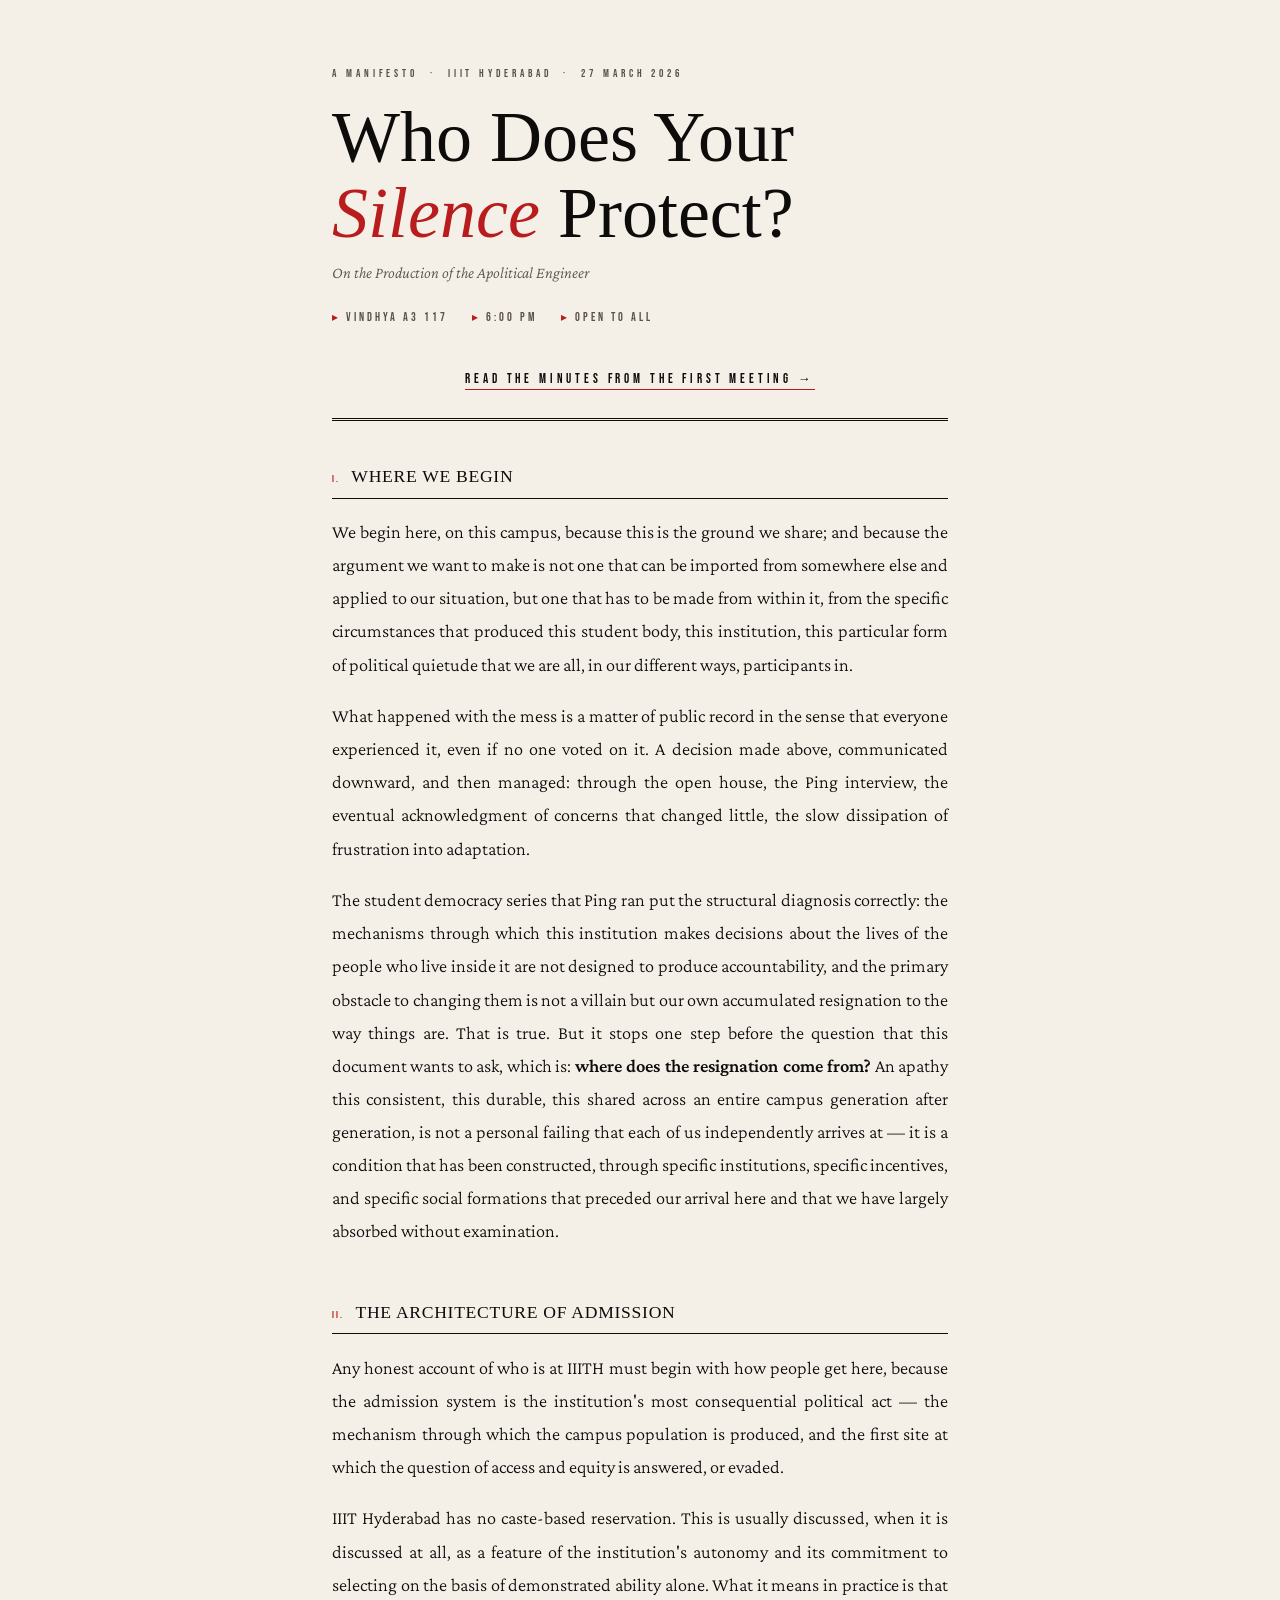
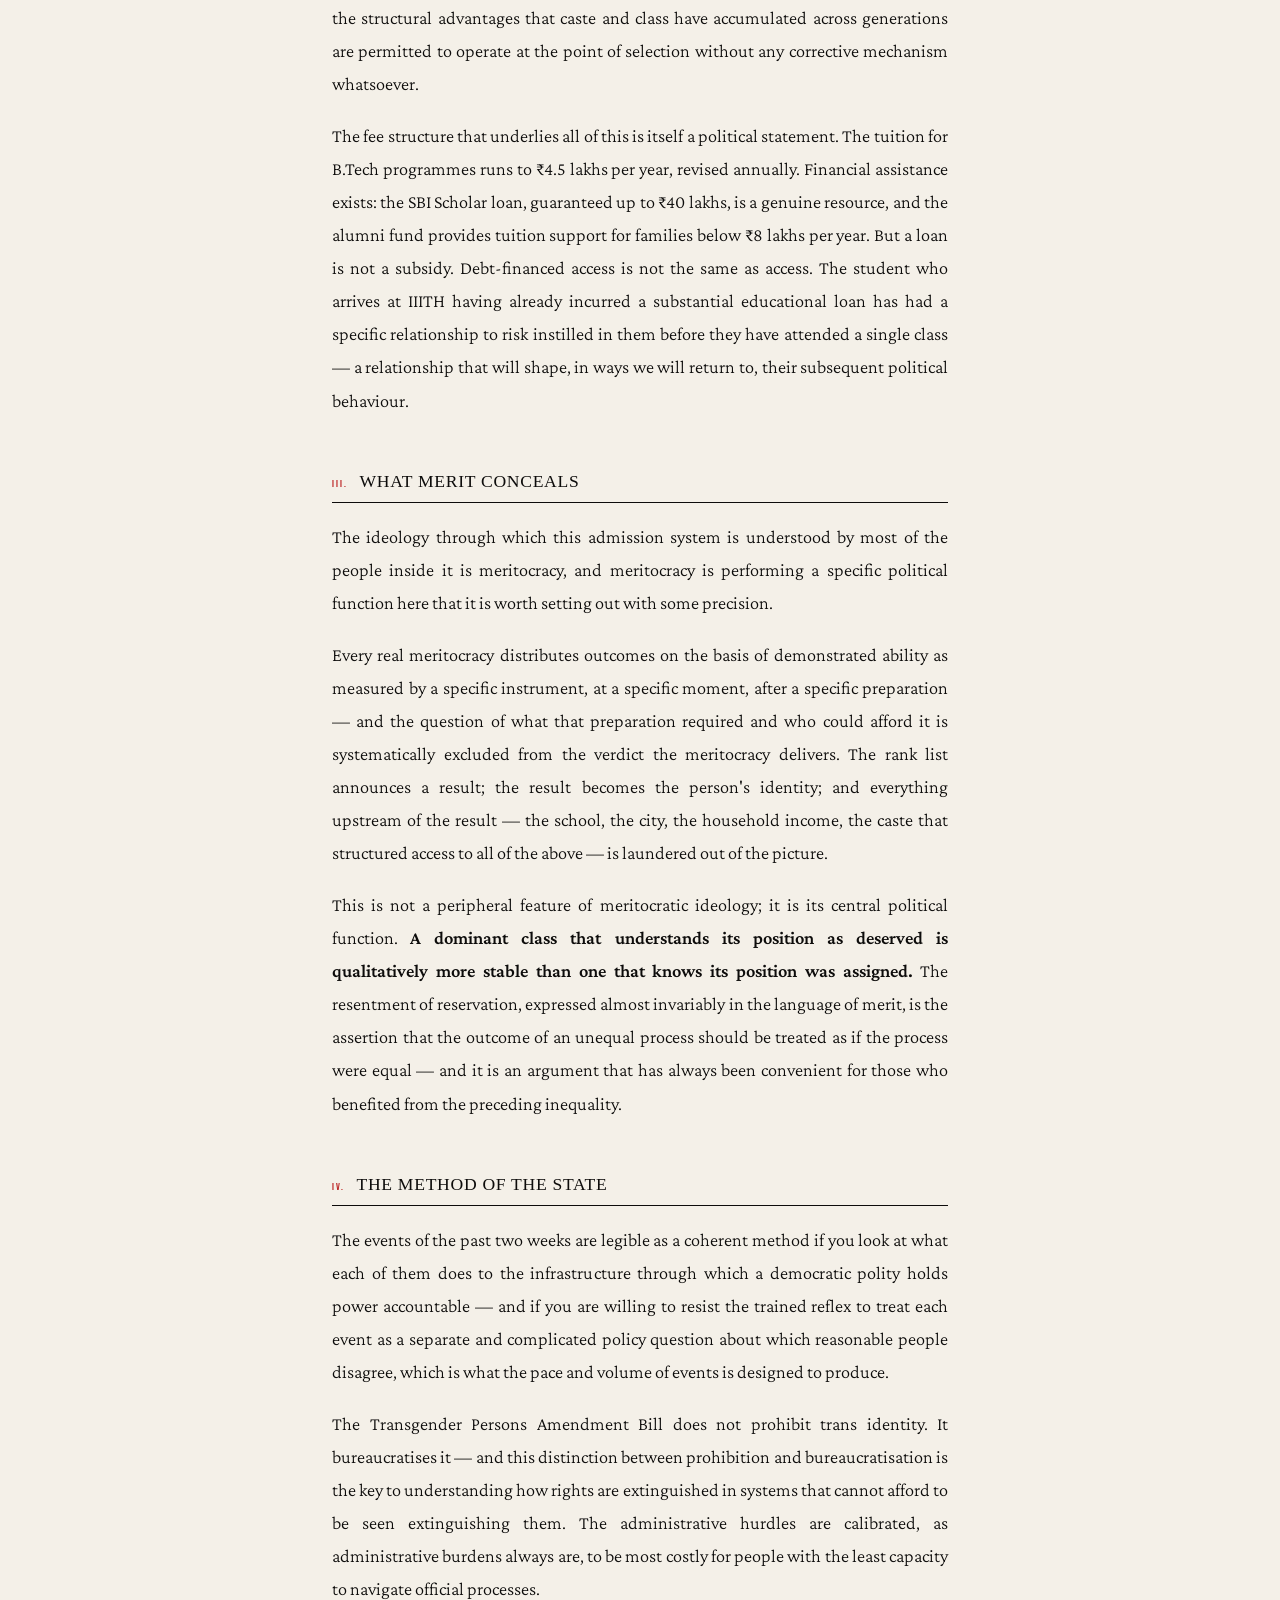
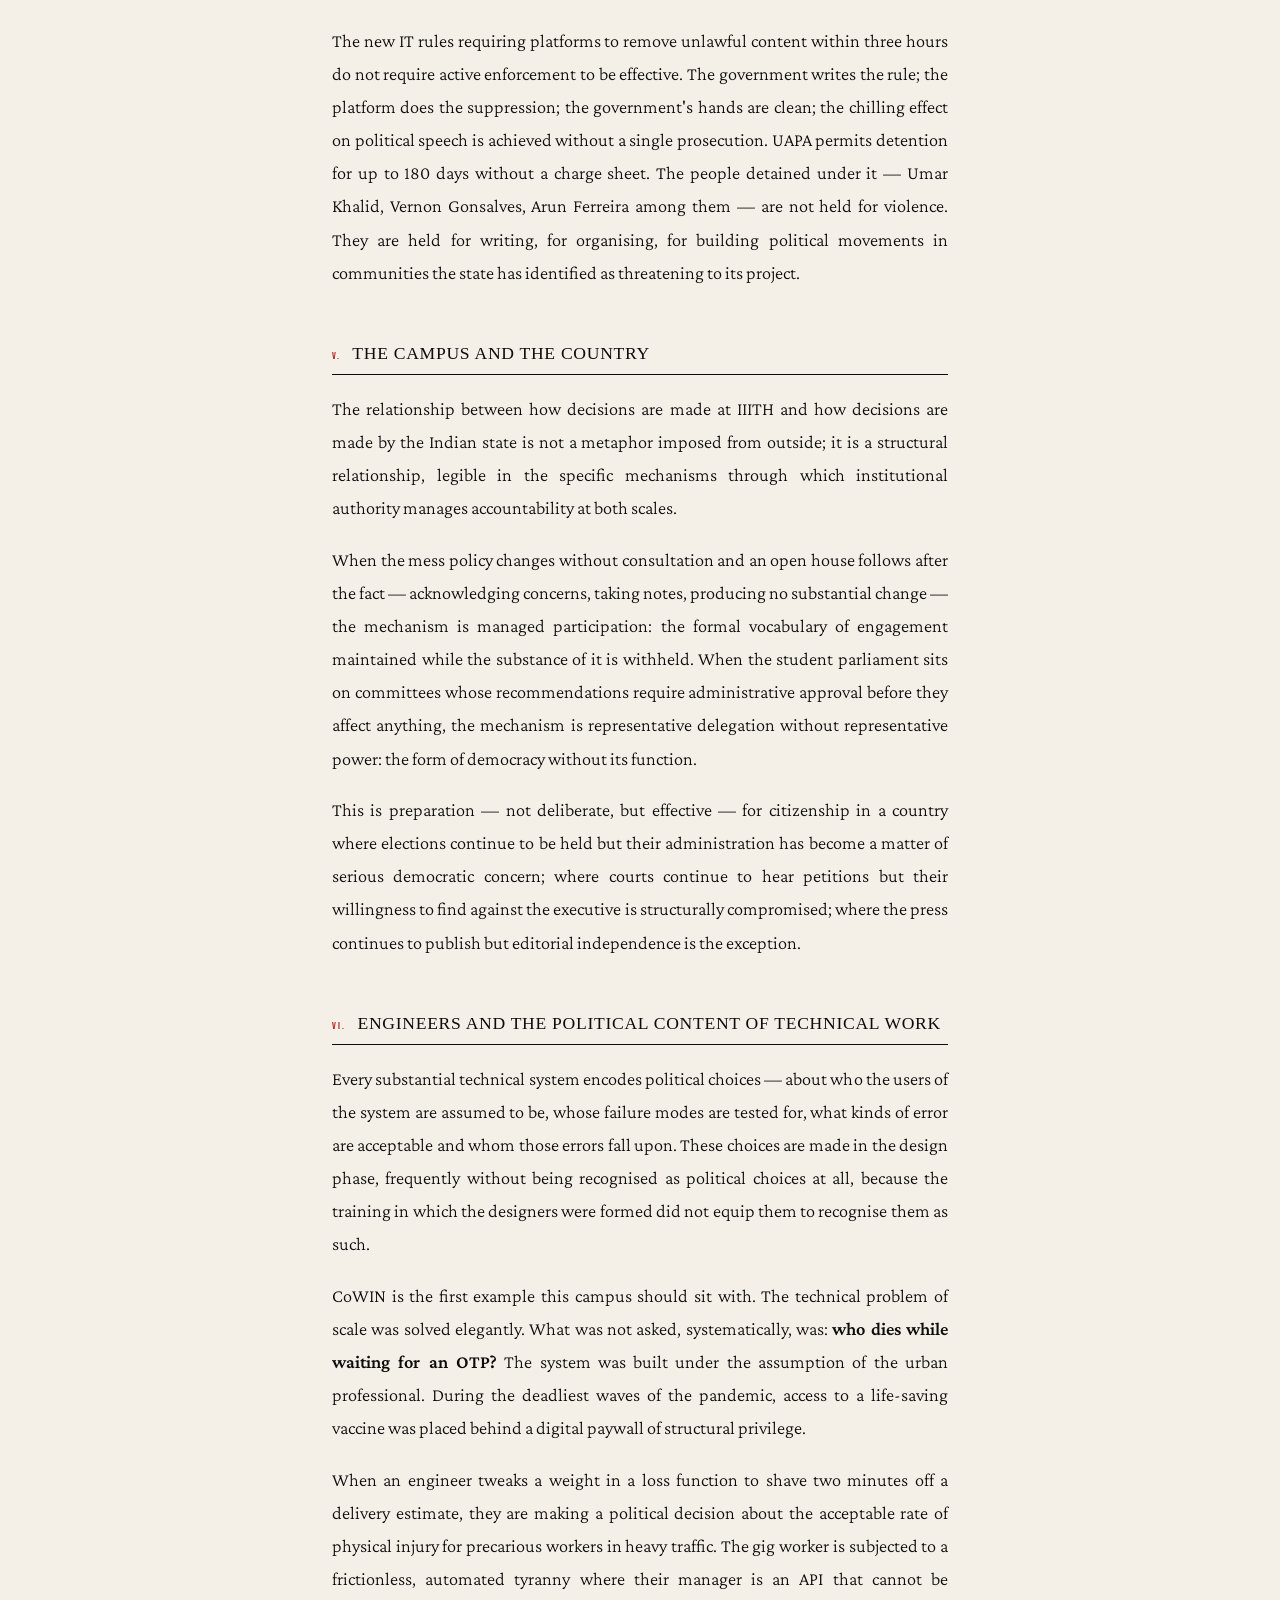
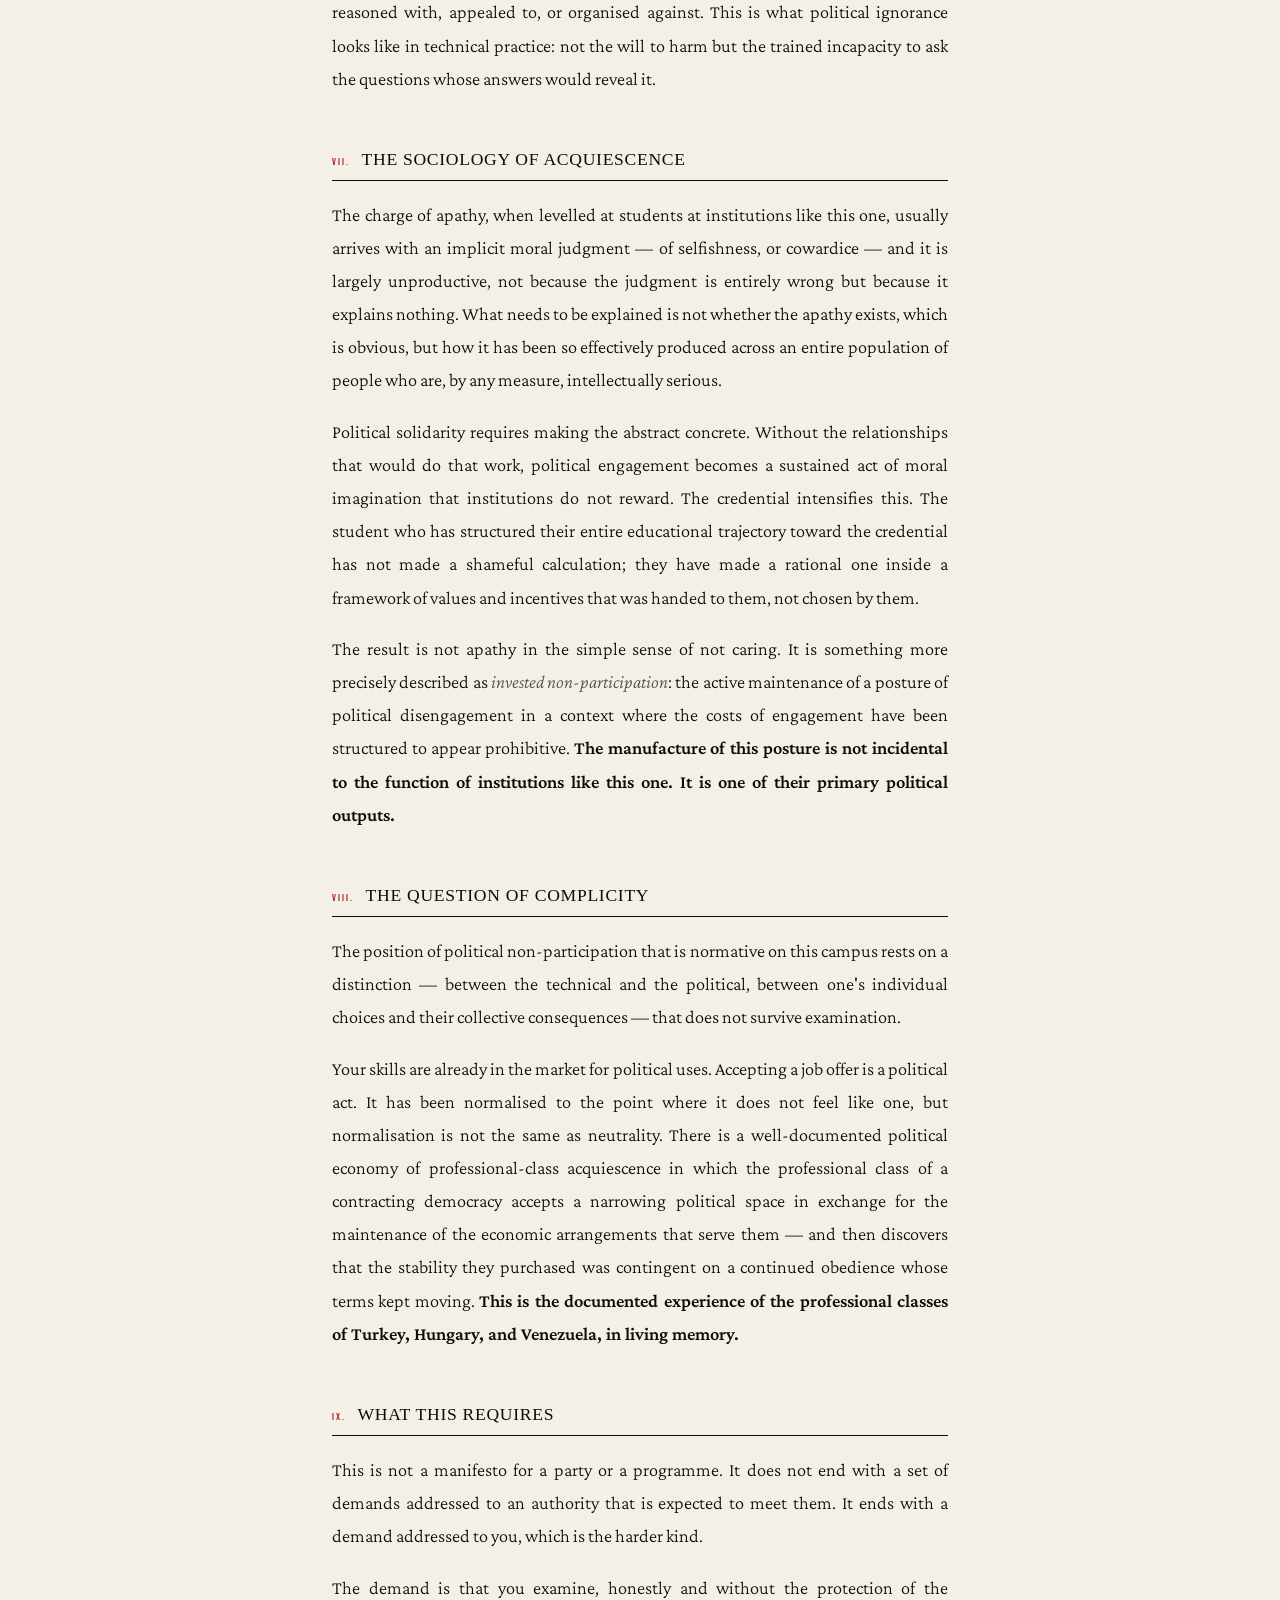
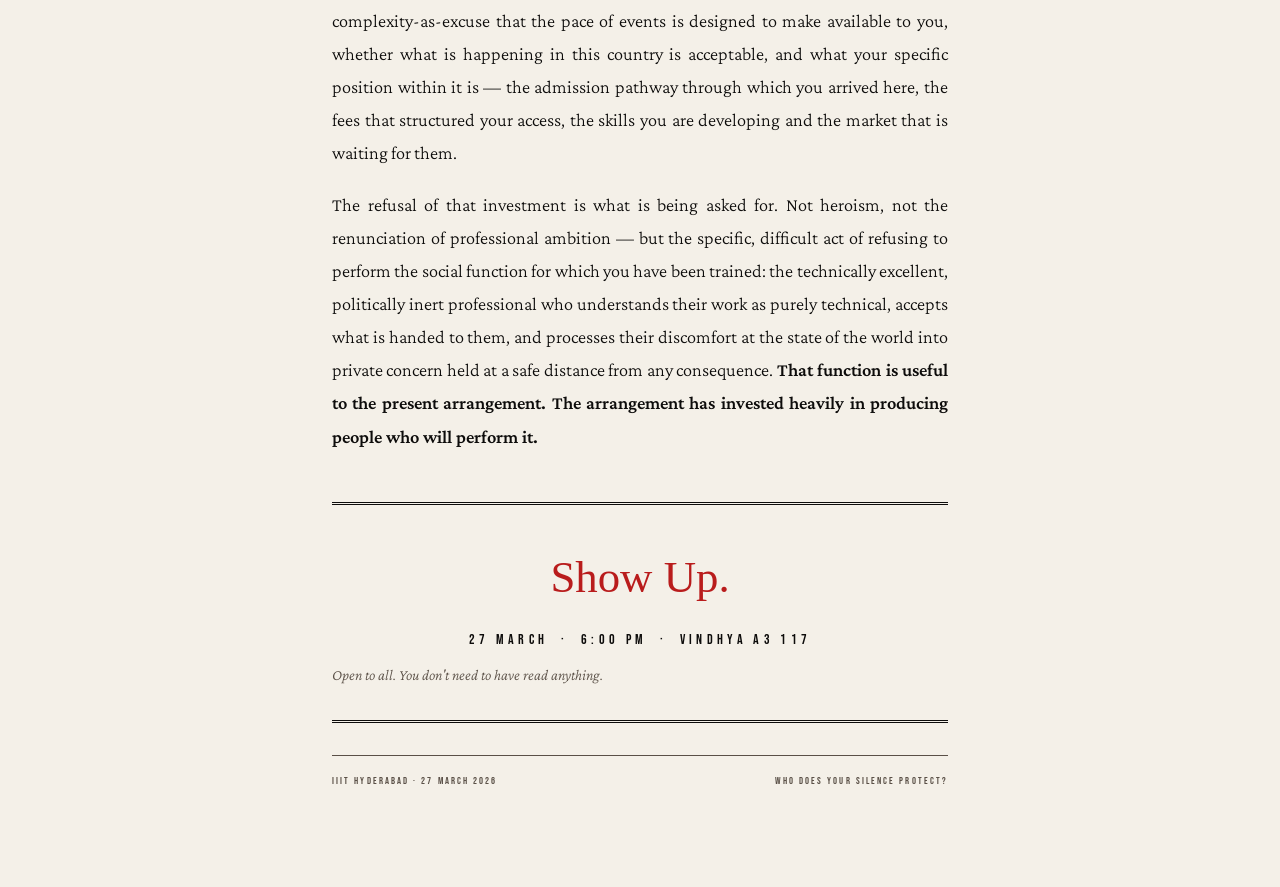
<file: static/silence/index.html>
<!DOCTYPE html>
<html lang="en">
<head>
<meta charset="UTF-8">
<meta name="viewport" content="width=device-width, initial-scale=1.0">
<title>Who Does Your Silence Protect?</title>
<link rel="preconnect" href="https://fonts.googleapis.com">
<link href="https://fonts.googleapis.com/css2?family=IM+Fell+English:ital@0;1&family=Bebas+Neue&family=Crimson+Pro:ital,wght@0,300;0,400;0,600;1,300;1,400&display=swap" rel="stylesheet">
<style>
  :root {
    --ink: #0d0c0b;
    --paper: #f4f0e8;
    --red: #b91c1c;
    --muted: #5a5047;
  }

  *, *::before, *::after { box-sizing: border-box; margin: 0; padding: 0; }

  body {
    background: var(--paper);
    color: var(--ink);
    font-family: 'Crimson Pro', Georgia, serif;
    font-weight: 300;
    font-size: 1.15rem;
    line-height: 1.8;
  }

  .page {
    max-width: 68ch;
    margin: 0 auto;
    padding: 4rem 2rem 6rem;
  }

  /* ── HEADER ── */
  header {
    border-bottom: 3px double var(--ink);
    padding-bottom: 1.5rem;
    margin-bottom: 2.5rem;
  }

  .eyebrow {
    font-family: 'Bebas Neue', sans-serif;
    font-size: 0.7rem;
    letter-spacing: 0.35em;
    color: var(--muted);
    margin-bottom: 1rem;
  }

  h1 {
    font-family: 'IM Fell English', serif;
    font-size: clamp(2.4rem, 8vw, 4.5rem);
    font-weight: normal;
    line-height: 1.05;
    margin-bottom: 0.5rem;
  }

  h1 em { color: var(--red); }

  .subtitle {
    font-style: italic;
    color: var(--muted);
    font-size: 1rem;
    margin-bottom: 1.2rem;
  }

  .meta {
    font-family: 'Bebas Neue', sans-serif;
    font-size: 0.75rem;
    letter-spacing: 0.25em;
    color: var(--muted);
    display: flex;
    gap: 1.5rem;
    flex-wrap: wrap;
  }

  .meta .red { color: var(--red); }

  /* ── SECTIONS ── */
  section { margin-bottom: 3rem; }

  .section-head {
    display: flex;
    align-items: baseline;
    gap: 0.7rem;
    border-bottom: 1px solid var(--ink);
    padding-bottom: 0.3rem;
    margin-bottom: 1.1rem;
  }

  .num {
    font-family: 'Bebas Neue', sans-serif;
    font-size: 0.65rem;
    letter-spacing: 0.2em;
    color: var(--red);
  }

  h2 {
    font-family: 'IM Fell English', serif;
    font-size: 1.1rem;
    font-weight: normal;
    text-transform: uppercase;
    letter-spacing: 0.04em;
  }

  p { margin-bottom: 1em; text-align: justify; hyphens: auto; }
  p:last-child { margin-bottom: 0; }
  strong { font-weight: 600; }
  em { color: var(--muted); }

  /* ── CTA ── */
  .cta {
    border-top: 3px double var(--ink);
    border-bottom: 3px double var(--ink);
    padding: 2rem 0;
    margin-top: 3rem;
    text-align: center;
  }

  .cta-title {
    font-family: 'IM Fell English', serif;
    font-size: clamp(1.6rem, 5vw, 2.8rem);
    color: var(--red);
    margin-bottom: 0.6rem;
  }

  .cta-details {
    font-family: 'Bebas Neue', sans-serif;
    font-size: 0.9rem;
    letter-spacing: 0.3em;
    color: var(--ink);
    margin-bottom: 0.5rem;
  }

  .cta-note { font-style: italic; font-size: 0.95rem; color: var(--muted); }

  /* ── MINUTES LINK ── */
  .minutes-link {
    margin-top: 2rem;
    text-align: center;
  }

  .minutes-link a {
    font-family: 'Bebas Neue', sans-serif;
    font-size: 0.8rem;
    letter-spacing: 0.3em;
    color: var(--ink);
    text-decoration: none;
    border-bottom: 1px solid var(--red);
    padding-bottom: 0.15rem;
    transition: color 0.2s, border-color 0.2s;
  }

  .minutes-link a:hover {
    color: var(--red);
  }

  /* ── FOOTER ── */
  footer {
    margin-top: 2rem;
    padding-top: 1rem;
    border-top: 1px solid var(--muted);
    font-family: 'Bebas Neue', sans-serif;
    font-size: 0.65rem;
    letter-spacing: 0.2em;
    color: var(--muted);
    display: flex;
    justify-content: space-between;
    flex-wrap: wrap;
    gap: 0.3rem;
  }
</style>
</head>
<body>
<div class="page">

  <header>
    <div class="eyebrow">A Manifesto &nbsp;·&nbsp; IIIT Hyderabad &nbsp;·&nbsp; 27 March 2026</div>
    <h1>Who Does Your <em>Silence</em> Protect?</h1>
    <p class="subtitle">On the Production of the Apolitical Engineer</p>
    <div class="meta">
      <span><span class="red">▸</span> Vindhya A3 117</span>
      <span><span class="red">▸</span> 6:00 PM</span>
      <span><span class="red">▸</span> Open to All</span>
    </div>

    <div class="minutes-link">
    <a href="https://ntns.in/silence/mom/1/">Read the Minutes from the First Meeting →</a>
  </div>
  </header>

  <section id="s1">
    <div class="section-head"><span class="num">I.</span><h2>Where We Begin</h2></div>
    <p>We begin here, on this campus, because this is the ground we share; and because the argument we want to make is not one that can be imported from somewhere else and applied to our situation, but one that has to be made from within it, from the specific circumstances that produced this student body, this institution, this particular form of political quietude that we are all, in our different ways, participants in.</p>
    <p>What happened with the mess is a matter of public record in the sense that everyone experienced it, even if no one voted on it. A decision made above, communicated downward, and then managed: through the open house, the Ping interview, the eventual acknowledgment of concerns that changed little, the slow dissipation of frustration into adaptation.</p>
    <p>The student democracy series that Ping ran put the structural diagnosis correctly: the mechanisms through which this institution makes decisions about the lives of the people who live inside it are not designed to produce accountability, and the primary obstacle to changing them is not a villain but our own accumulated resignation to the way things are. That is true. But it stops one step before the question that this document wants to ask, which is: <strong>where does the resignation come from?</strong> An apathy this consistent, this durable, this shared across an entire campus generation after generation, is not a personal failing that each of us independently arrives at — it is a condition that has been constructed, through specific institutions, specific incentives, and specific social formations that preceded our arrival here and that we have largely absorbed without examination.</p>
  </section>

  <section id="s2">
    <div class="section-head"><span class="num">II.</span><h2>The Architecture of Admission</h2></div>
    <p>Any honest account of who is at IIITH must begin with how people get here, because the admission system is the institution's most consequential political act — the mechanism through which the campus population is produced, and the first site at which the question of access and equity is answered, or evaded.</p>
    <p>IIIT Hyderabad has no caste-based reservation. This is usually discussed, when it is discussed at all, as a feature of the institution's autonomy and its commitment to selecting on the basis of demonstrated ability alone. What it means in practice is that the structural advantages that caste and class have accumulated across generations are permitted to operate at the point of selection without any corrective mechanism whatsoever.</p>
    <p>The fee structure that underlies all of this is itself a political statement. The tuition for B.Tech programmes runs to ₹4.5 lakhs per year, revised annually. Financial assistance exists: the SBI Scholar loan, guaranteed up to ₹40 lakhs, is a genuine resource, and the alumni fund provides tuition support for families below ₹8 lakhs per year. But a loan is not a subsidy. Debt-financed access is not the same as access. The student who arrives at IIITH having already incurred a substantial educational loan has had a specific relationship to risk instilled in them before they have attended a single class — a relationship that will shape, in ways we will return to, their subsequent political behaviour.</p>
  </section>

  <section id="s3">
    <div class="section-head"><span class="num">III.</span><h2>What Merit Conceals</h2></div>
    <p>The ideology through which this admission system is understood by most of the people inside it is meritocracy, and meritocracy is performing a specific political function here that it is worth setting out with some precision.</p>
    <p>Every real meritocracy distributes outcomes on the basis of demonstrated ability as measured by a specific instrument, at a specific moment, after a specific preparation — and the question of what that preparation required and who could afford it is systematically excluded from the verdict the meritocracy delivers. The rank list announces a result; the result becomes the person's identity; and everything upstream of the result — the school, the city, the household income, the caste that structured access to all of the above — is laundered out of the picture.</p>
    <p>This is not a peripheral feature of meritocratic ideology; it is its central political function. <strong>A dominant class that understands its position as deserved is qualitatively more stable than one that knows its position was assigned.</strong> The resentment of reservation, expressed almost invariably in the language of merit, is the assertion that the outcome of an unequal process should be treated as if the process were equal — and it is an argument that has always been convenient for those who benefited from the preceding inequality.</p>
  </section>

  <section id="s4">
    <div class="section-head"><span class="num">IV.</span><h2>The Method of the State</h2></div>
    <p>The events of the past two weeks are legible as a coherent method if you look at what each of them does to the infrastructure through which a democratic polity holds power accountable — and if you are willing to resist the trained reflex to treat each event as a separate and complicated policy question about which reasonable people disagree, which is what the pace and volume of events is designed to produce.</p>
    <p>The Transgender Persons Amendment Bill does not prohibit trans identity. It bureaucratises it — and this distinction between prohibition and bureaucratisation is the key to understanding how rights are extinguished in systems that cannot afford to be seen extinguishing them. The administrative hurdles are calibrated, as administrative burdens always are, to be most costly for people with the least capacity to navigate official processes.</p>
    <p>The new IT rules requiring platforms to remove unlawful content within three hours do not require active enforcement to be effective. The government writes the rule; the platform does the suppression; the government's hands are clean; the chilling effect on political speech is achieved without a single prosecution. UAPA permits detention for up to 180 days without a charge sheet. The people detained under it — Umar Khalid, Vernon Gonsalves, Arun Ferreira among them — are not held for violence. They are held for writing, for organising, for building political movements in communities the state has identified as threatening to its project.</p>
  </section>

  <section id="s5">
    <div class="section-head"><span class="num">V.</span><h2>The Campus and the Country</h2></div>
    <p>The relationship between how decisions are made at IIITH and how decisions are made by the Indian state is not a metaphor imposed from outside; it is a structural relationship, legible in the specific mechanisms through which institutional authority manages accountability at both scales.</p>
    <p>When the mess policy changes without consultation and an open house follows after the fact — acknowledging concerns, taking notes, producing no substantial change — the mechanism is managed participation: the formal vocabulary of engagement maintained while the substance of it is withheld. When the student parliament sits on committees whose recommendations require administrative approval before they affect anything, the mechanism is representative delegation without representative power: the form of democracy without its function.</p>
    <p>This is preparation — not deliberate, but effective — for citizenship in a country where elections continue to be held but their administration has become a matter of serious democratic concern; where courts continue to hear petitions but their willingness to find against the executive is structurally compromised; where the press continues to publish but editorial independence is the exception.</p>
  </section>

  <section id="s6">
    <div class="section-head"><span class="num">VI.</span><h2>Engineers and the Political Content of Technical Work</h2></div>
    <p>Every substantial technical system encodes political choices — about who the users of the system are assumed to be, whose failure modes are tested for, what kinds of error are acceptable and whom those errors fall upon. These choices are made in the design phase, frequently without being recognised as political choices at all, because the training in which the designers were formed did not equip them to recognise them as such.</p>
    <p>CoWIN is the first example this campus should sit with. The technical problem of scale was solved elegantly. What was not asked, systematically, was: <strong>who dies while waiting for an OTP?</strong> The system was built under the assumption of the urban professional. During the deadliest waves of the pandemic, access to a life-saving vaccine was placed behind a digital paywall of structural privilege.</p>
    <p>When an engineer tweaks a weight in a loss function to shave two minutes off a delivery estimate, they are making a political decision about the acceptable rate of physical injury for precarious workers in heavy traffic. The gig worker is subjected to a frictionless, automated tyranny where their manager is an API that cannot be reasoned with, appealed to, or organised against. This is what political ignorance looks like in technical practice: not the will to harm but the trained incapacity to ask the questions whose answers would reveal it.</p>
  </section>

  <section id="s7">
    <div class="section-head"><span class="num">VII.</span><h2>The Sociology of Acquiescence</h2></div>
    <p>The charge of apathy, when levelled at students at institutions like this one, usually arrives with an implicit moral judgment — of selfishness, or cowardice — and it is largely unproductive, not because the judgment is entirely wrong but because it explains nothing. What needs to be explained is not whether the apathy exists, which is obvious, but how it has been so effectively produced across an entire population of people who are, by any measure, intellectually serious.</p>
    <p>Political solidarity requires making the abstract concrete. Without the relationships that would do that work, political engagement becomes a sustained act of moral imagination that institutions do not reward. The credential intensifies this. The student who has structured their entire educational trajectory toward the credential has not made a shameful calculation; they have made a rational one inside a framework of values and incentives that was handed to them, not chosen by them.</p>
    <p>The result is not apathy in the simple sense of not caring. It is something more precisely described as <em>invested non-participation</em>: the active maintenance of a posture of political disengagement in a context where the costs of engagement have been structured to appear prohibitive. <strong>The manufacture of this posture is not incidental to the function of institutions like this one. It is one of their primary political outputs.</strong></p>
  </section>

  <section id="s8">
    <div class="section-head"><span class="num">VIII.</span><h2>The Question of Complicity</h2></div>
    <p>The position of political non-participation that is normative on this campus rests on a distinction — between the technical and the political, between one's individual choices and their collective consequences — that does not survive examination.</p>
    <p>Your skills are already in the market for political uses. Accepting a job offer is a political act. It has been normalised to the point where it does not feel like one, but normalisation is not the same as neutrality. There is a well-documented political economy of professional-class acquiescence in which the professional class of a contracting democracy accepts a narrowing political space in exchange for the maintenance of the economic arrangements that serve them — and then discovers that the stability they purchased was contingent on a continued obedience whose terms kept moving. <strong>This is the documented experience of the professional classes of Turkey, Hungary, and Venezuela, in living memory.</strong></p>
  </section>

  <section id="s9">
    <div class="section-head"><span class="num">IX.</span><h2>What This Requires</h2></div>
    <p>This is not a manifesto for a party or a programme. It does not end with a set of demands addressed to an authority that is expected to meet them. It ends with a demand addressed to you, which is the harder kind.</p>
    <p>The demand is that you examine, honestly and without the protection of the complexity-as-excuse that the pace of events is designed to make available to you, whether what is happening in this country is acceptable, and what your specific position within it is — the admission pathway through which you arrived here, the fees that structured your access, the skills you are developing and the market that is waiting for them.</p>
    <p>The refusal of that investment is what is being asked for. Not heroism, not the renunciation of professional ambition — but the specific, difficult act of refusing to perform the social function for which you have been trained: the technically excellent, politically inert professional who understands their work as purely technical, accepts what is handed to them, and processes their discomfort at the state of the world into private concern held at a safe distance from any consequence. <strong>That function is useful to the present arrangement. The arrangement has invested heavily in producing people who will perform it.</strong></p>
  </section>

  <div class="cta">
    <div class="cta-title">Show Up.</div>
    <div class="cta-details">27 March &nbsp;·&nbsp; 6:00 PM &nbsp;·&nbsp; Vindhya A3 117</div>
    <p class="cta-note">Open to all. You don't need to have read anything.</p>
  </div>

  

  <footer>
    <span>IIIT Hyderabad · 27 March 2026</span>
    <span>Who Does Your Silence Protect?</span>
  </footer>

</div>
</body>
</html>
</file>
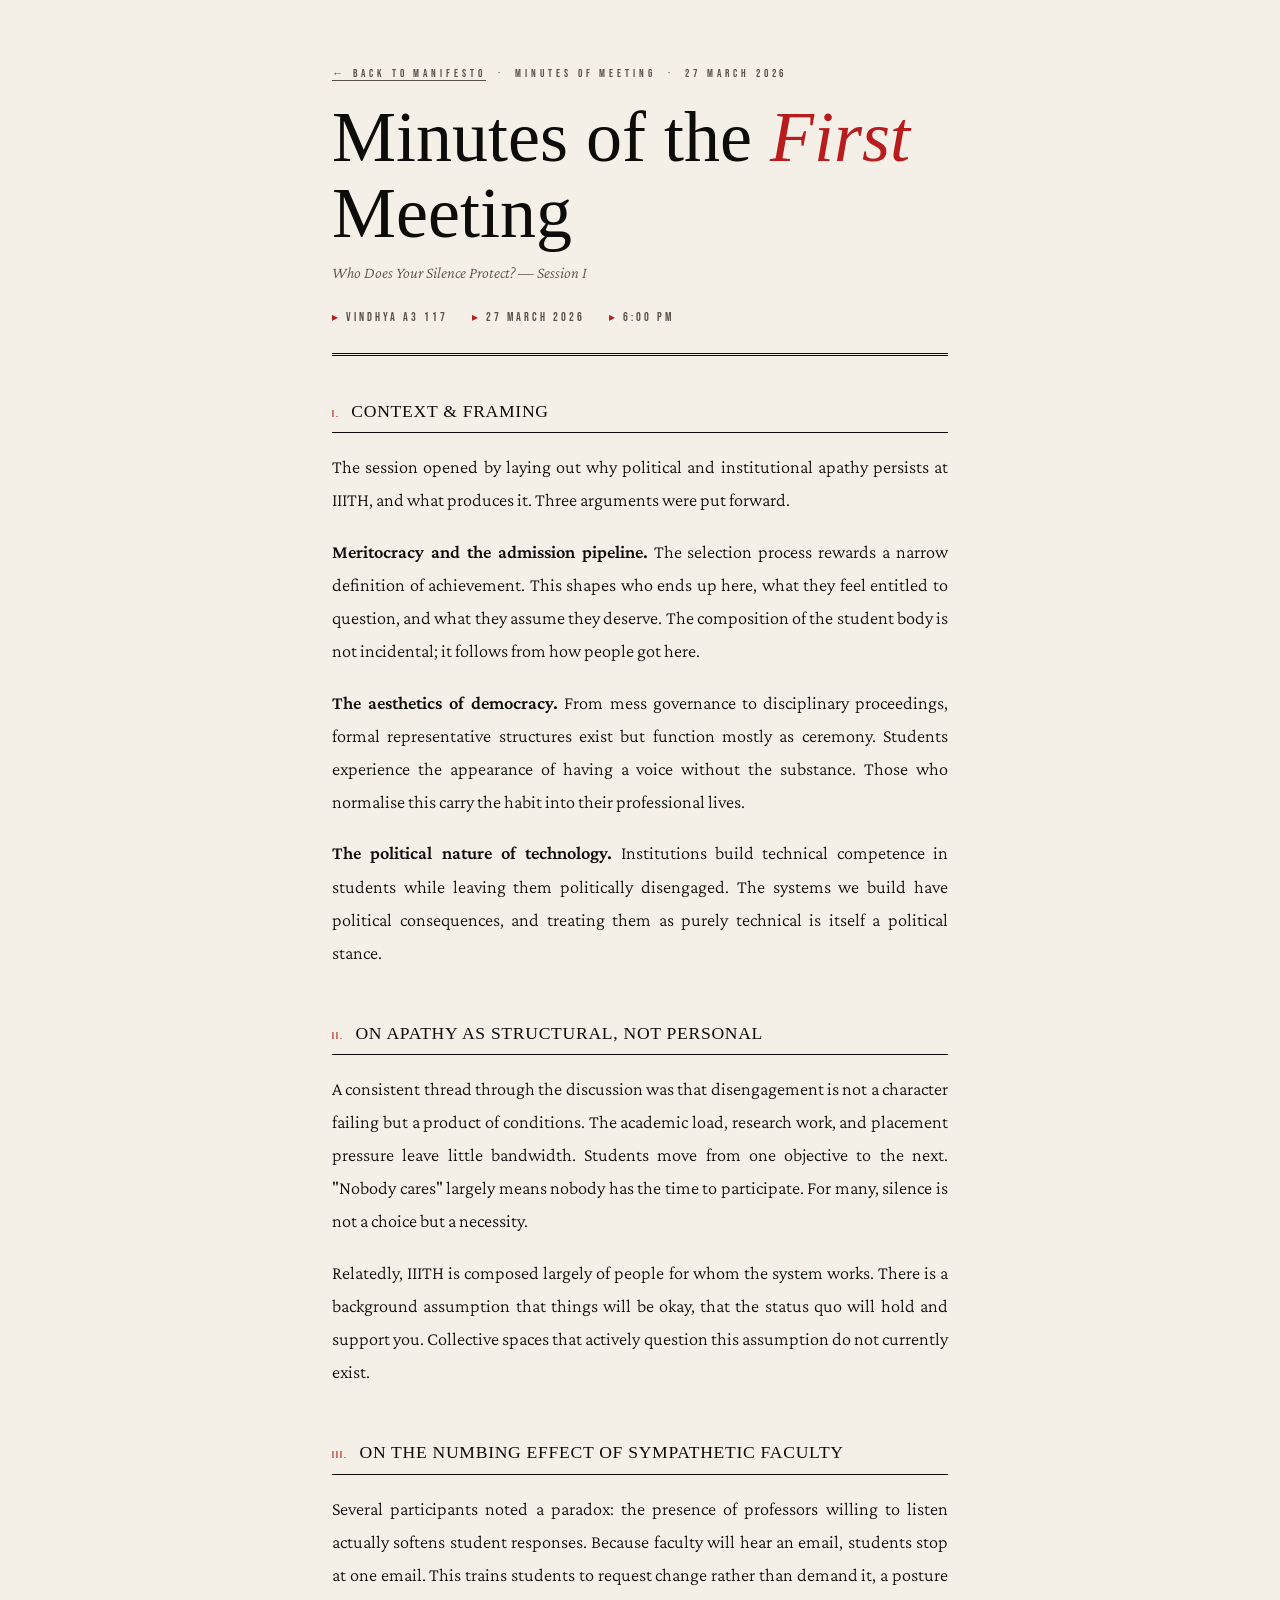
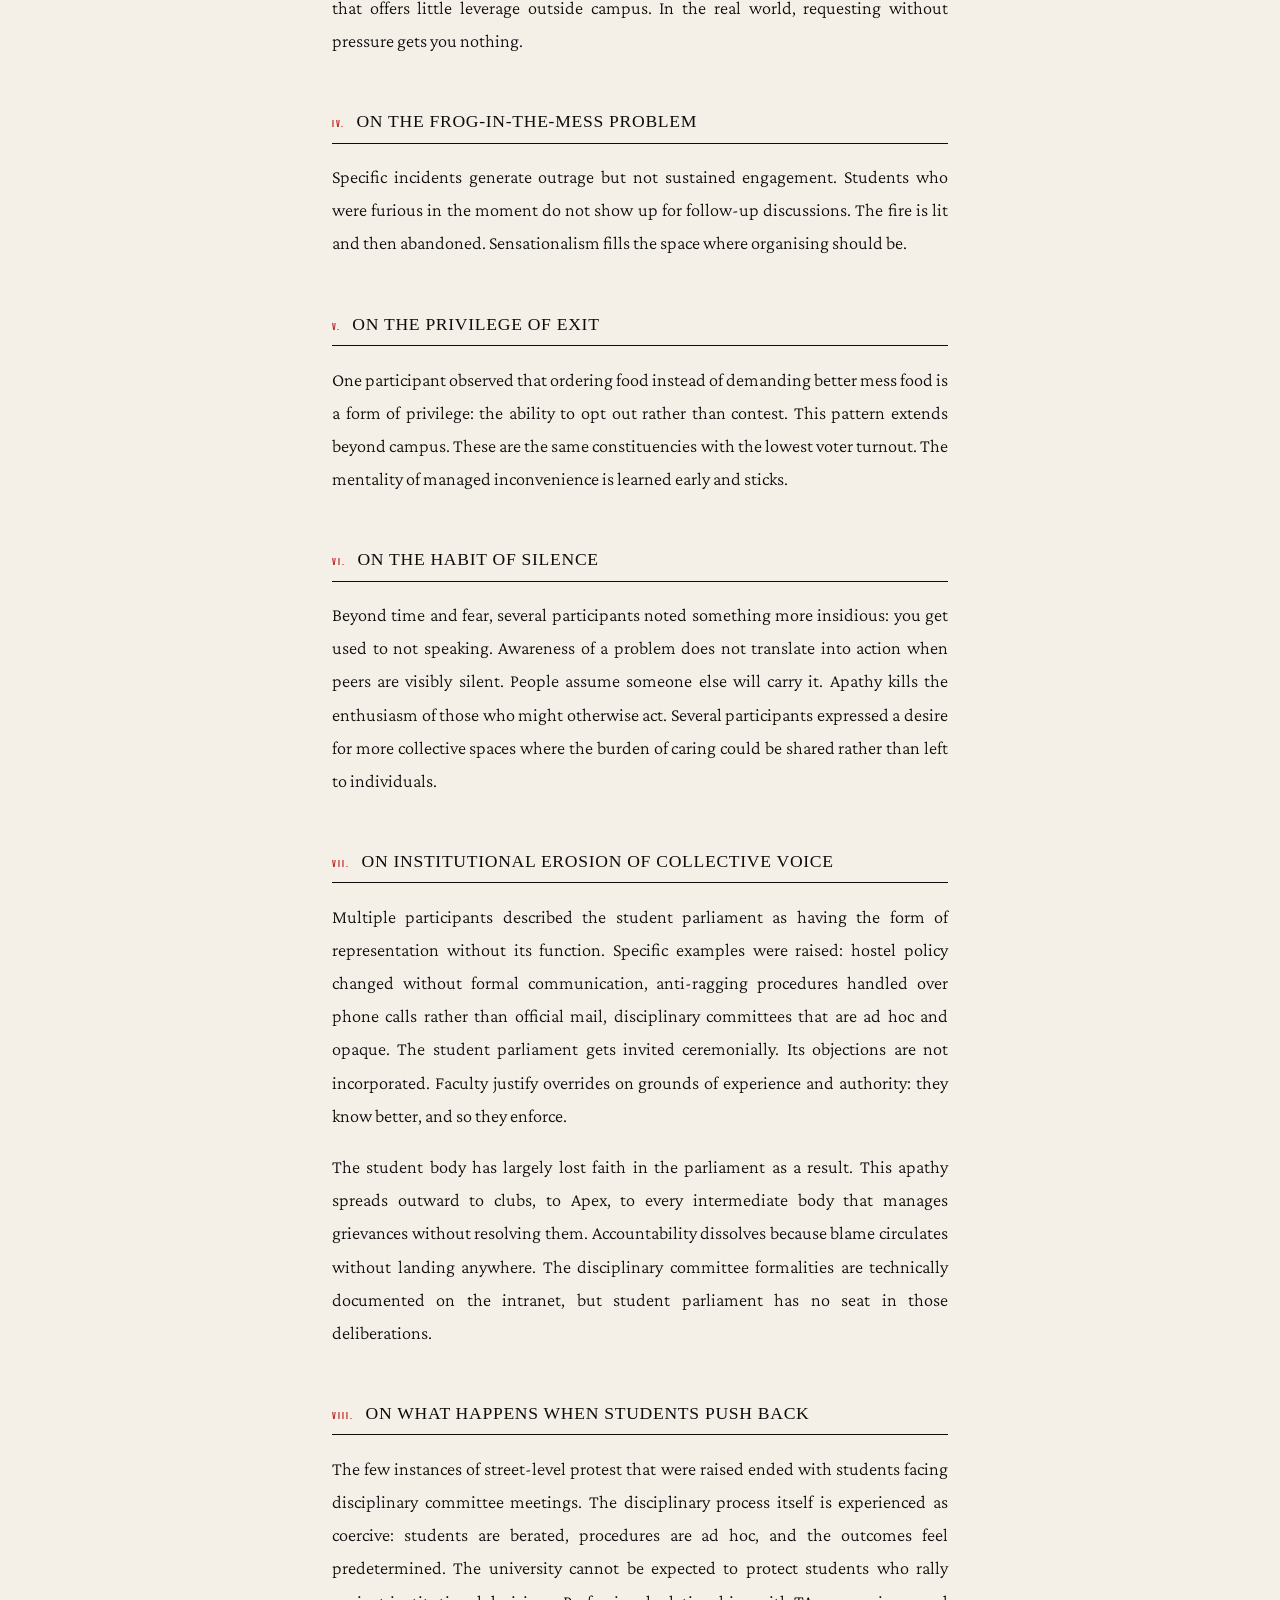
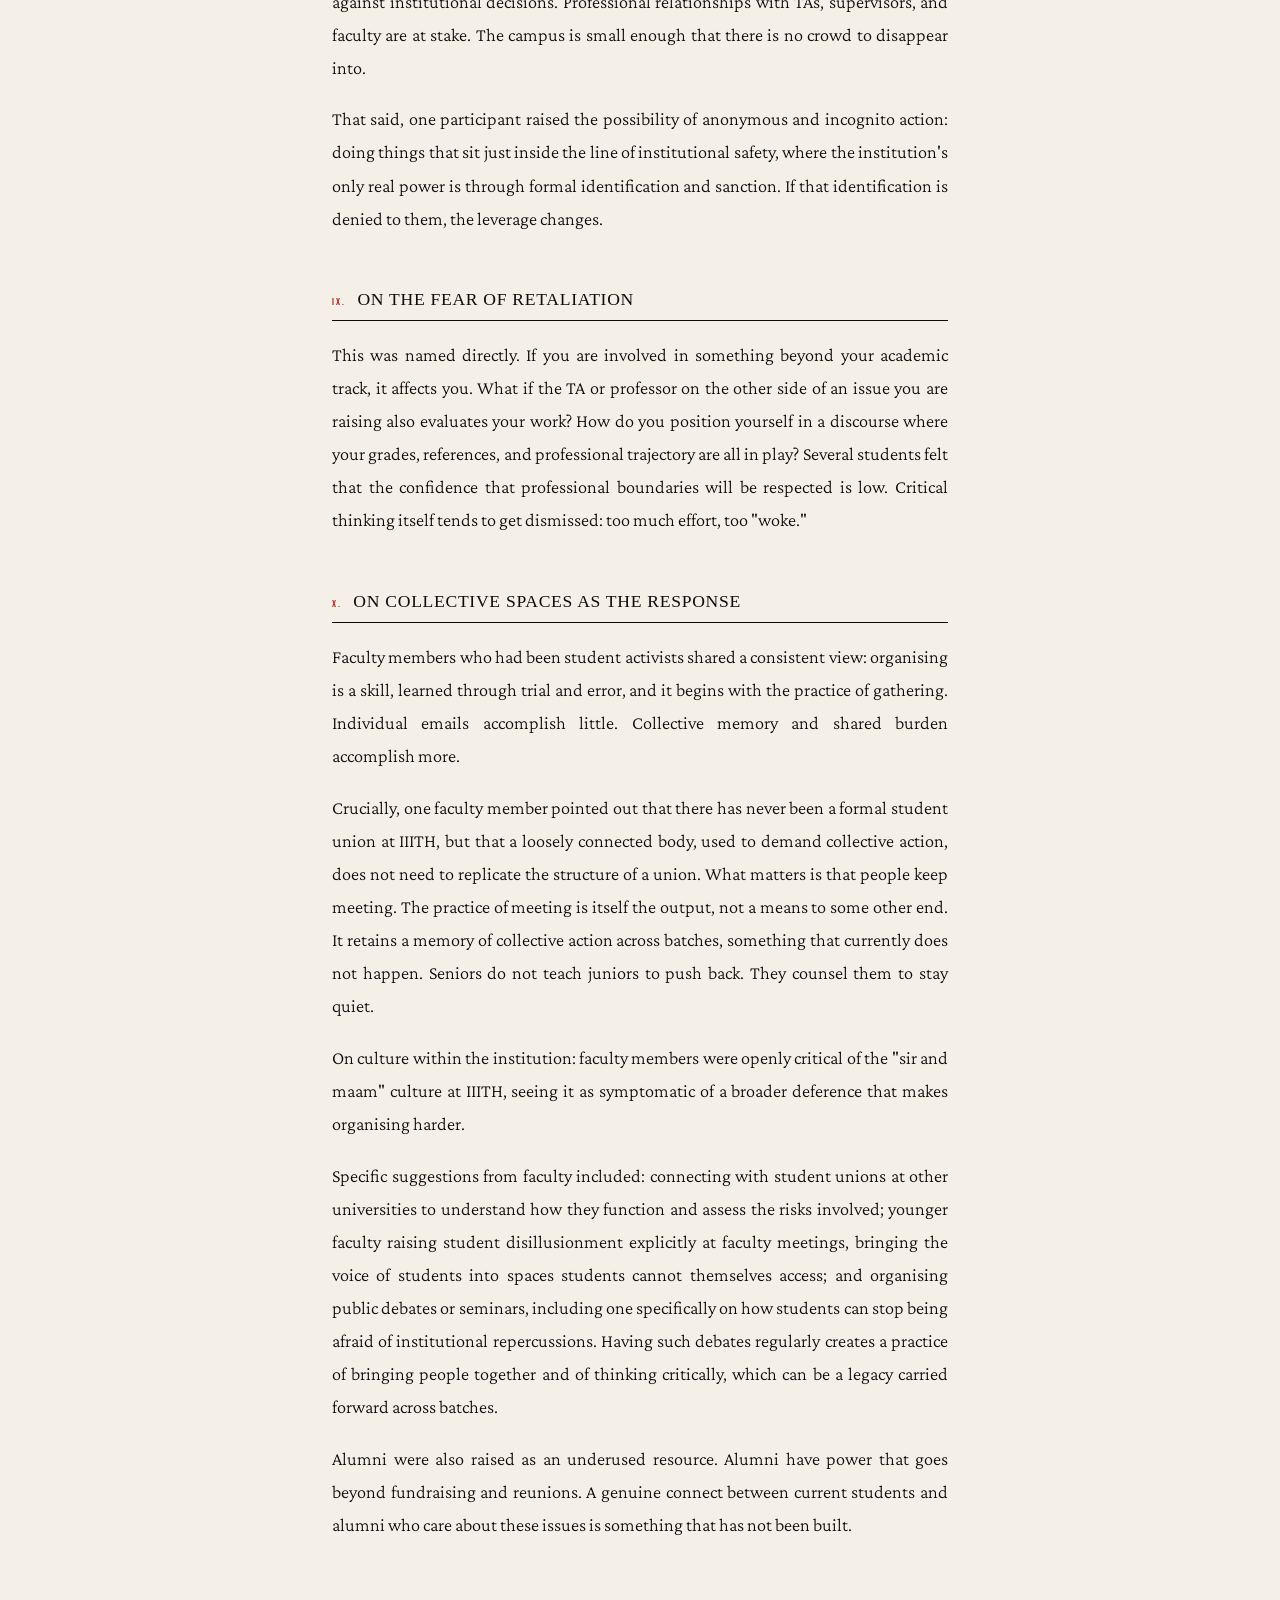
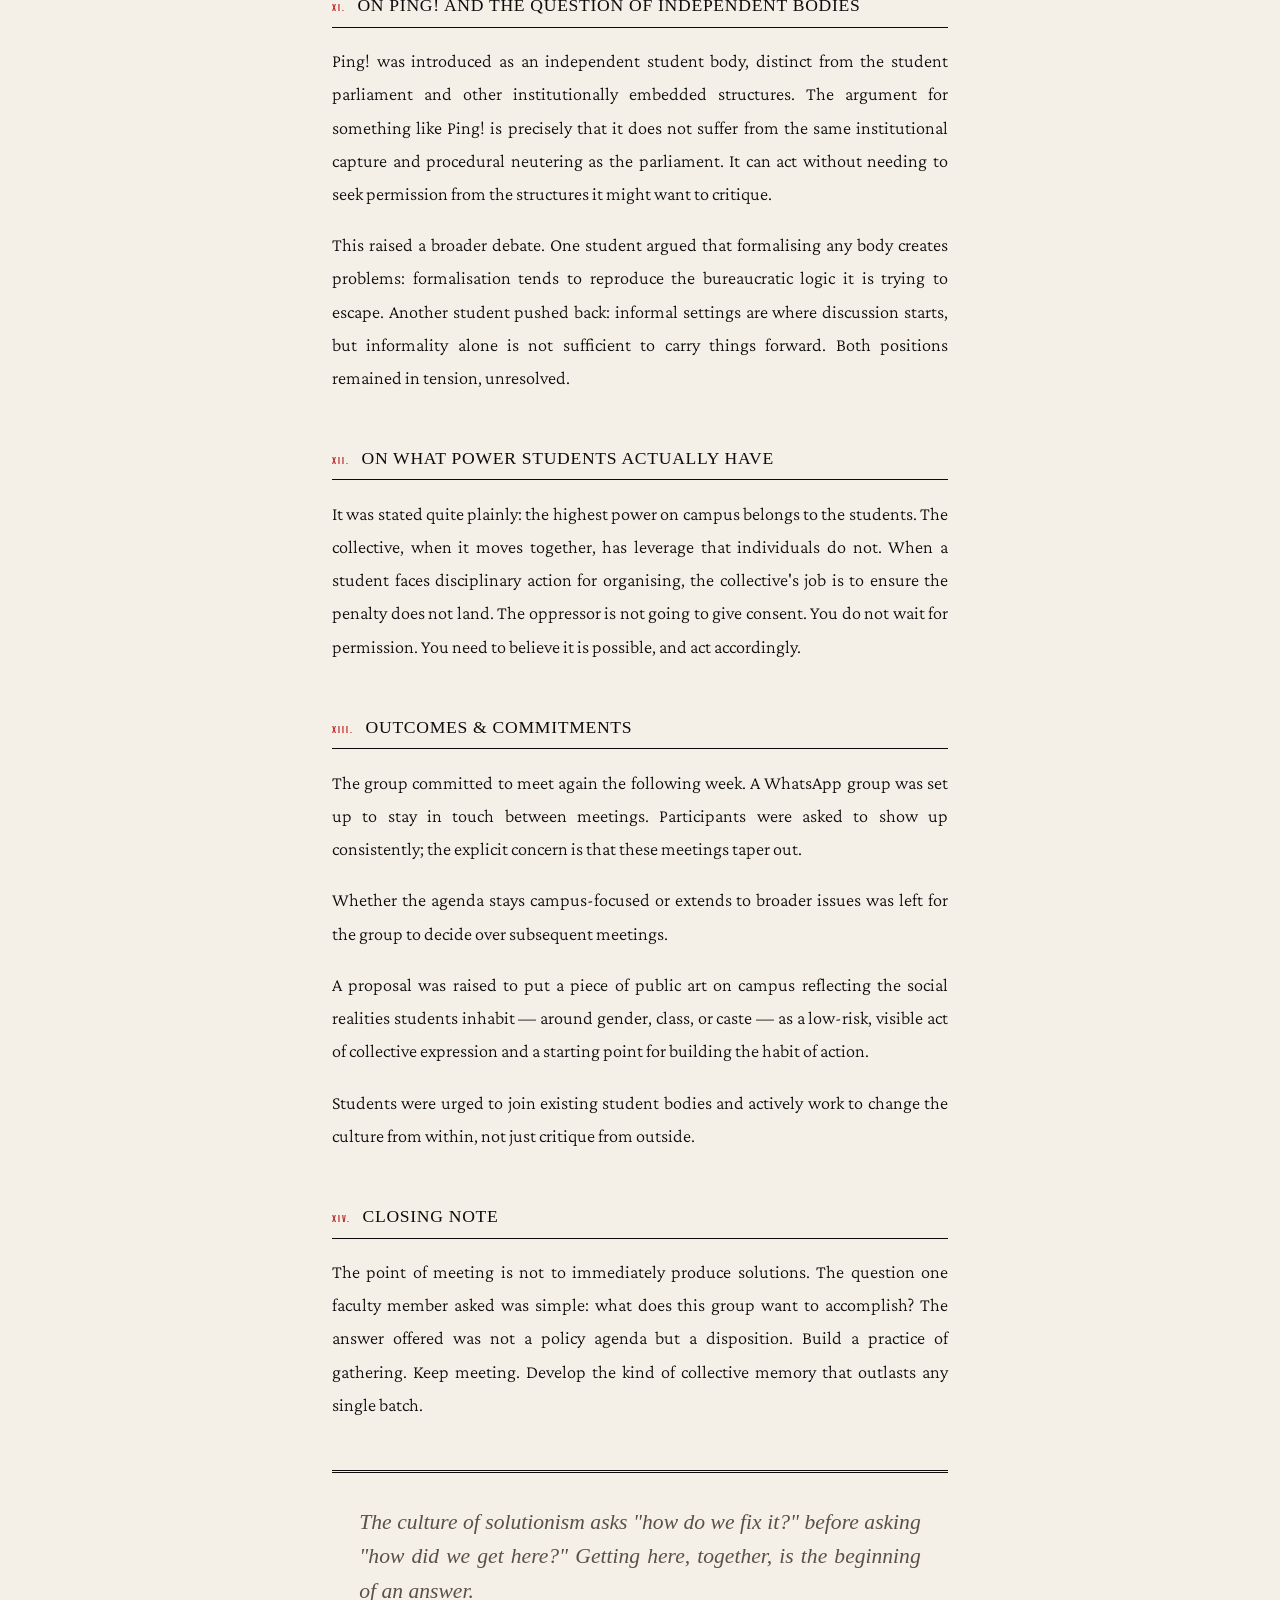
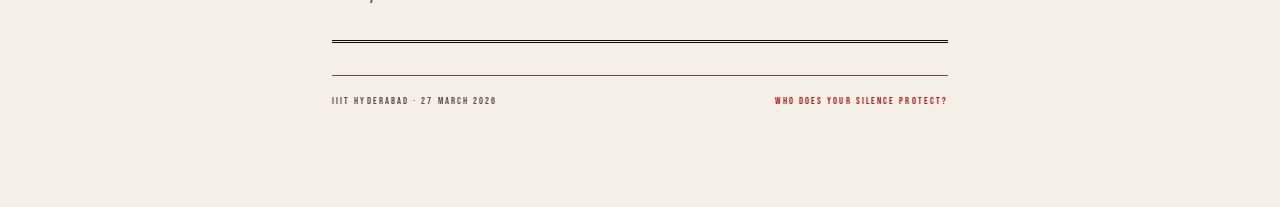
<file: static/silence/mom/1/index.html>
<!DOCTYPE html>
<html lang="en">
<head>
<meta charset="UTF-8">
<meta name="viewport" content="width=device-width, initial-scale=1.0">
<title>Minutes of Meeting · Who Does Your Silence Protect?</title>
<link rel="preconnect" href="https://fonts.googleapis.com">
<link href="https://fonts.googleapis.com/css2?family=IM+Fell+English:ital@0;1&family=Bebas+Neue&family=Crimson+Pro:ital,wght@0,300;0,400;0,600;1,300;1,400&display=swap" rel="stylesheet">
<style>
  :root {
    --ink: #0d0c0b;
    --paper: #f4f0e8;
    --red: #b91c1c;
    --muted: #5a5047;
  }

  *, *::before, *::after { box-sizing: border-box; margin: 0; padding: 0; }

  body {
    background: var(--paper);
    color: var(--ink);
    font-family: 'Crimson Pro', Georgia, serif;
    font-weight: 300;
    font-size: 1.15rem;
    line-height: 1.8;
  }

  .page {
    max-width: 68ch;
    margin: 0 auto;
    padding: 4rem 2rem 6rem;
  }

  /* ── HEADER ── */
  header {
    border-bottom: 3px double var(--ink);
    padding-bottom: 1.5rem;
    margin-bottom: 2.5rem;
  }

  .eyebrow {
    font-family: 'Bebas Neue', sans-serif;
    font-size: 0.7rem;
    letter-spacing: 0.35em;
    color: var(--muted);
    margin-bottom: 1rem;
  }

  .eyebrow a {
    color: var(--muted);
    text-decoration: none;
    border-bottom: 1px solid var(--muted);
    transition: color 0.2s, border-color 0.2s;
  }

  .eyebrow a:hover {
    color: var(--red);
    border-color: var(--red);
  }

  h1 {
    font-family: 'IM Fell English', serif;
    font-size: clamp(2.4rem, 8vw, 4.5rem);
    font-weight: normal;
    line-height: 1.05;
    margin-bottom: 0.5rem;
  }

  h1 em { color: var(--red); }

  .subtitle {
    font-style: italic;
    color: var(--muted);
    font-size: 1rem;
    margin-bottom: 1.2rem;
  }

  .meta {
    font-family: 'Bebas Neue', sans-serif;
    font-size: 0.75rem;
    letter-spacing: 0.25em;
    color: var(--muted);
    display: flex;
    gap: 1.5rem;
    flex-wrap: wrap;
  }

  .meta .red { color: var(--red); }

  /* ── SECTIONS ── */
  section { margin-bottom: 3rem; }

  .section-head {
    display: flex;
    align-items: baseline;
    gap: 0.7rem;
    border-bottom: 1px solid var(--ink);
    padding-bottom: 0.3rem;
    margin-bottom: 1.1rem;
  }

  .num {
    font-family: 'Bebas Neue', sans-serif;
    font-size: 0.65rem;
    letter-spacing: 0.2em;
    color: var(--red);
  }

  h2 {
    font-family: 'IM Fell English', serif;
    font-size: 1.1rem;
    font-weight: normal;
    text-transform: uppercase;
    letter-spacing: 0.04em;
  }

  p { margin-bottom: 1em; text-align: justify; hyphens: auto; }
  p:last-child { margin-bottom: 0; }
  strong { font-weight: 600; }
  em { color: var(--muted); }

  /* ── CTA ── */
  .cta {
    border-top: 3px double var(--ink);
    border-bottom: 3px double var(--ink);
    padding: 2rem 0;
    margin-top: 3rem;
    text-align: center;
  }

  .cta-text {
    font-family: 'IM Fell English', serif;
    font-size: clamp(1.1rem, 3vw, 1.35rem);
    font-style: italic;
    color: var(--muted);
    max-width: 52ch;
    margin: 0 auto;
    line-height: 1.6;
  }

  /* ── FOOTER ── */
  footer {
    margin-top: 2rem;
    padding-top: 1rem;
    border-top: 1px solid var(--muted);
    font-family: 'Bebas Neue', sans-serif;
    font-size: 0.65rem;
    letter-spacing: 0.2em;
    color: var(--muted);
    display: flex;
    justify-content: space-between;
    flex-wrap: wrap;
    gap: 0.3rem;
  }

  footer a {
    color: var(--red);
    text-decoration: none;
    border-bottom: 1px solid transparent;
    transition: border-color 0.2s;
  }

  footer a:hover { border-color: var(--red); }
</style>
</head>
<body>
<div class="page">

  <header>
    <div class="eyebrow"><a href="https://ntns.in/silence/">← Back to Manifesto</a> &nbsp;·&nbsp; Minutes of Meeting &nbsp;·&nbsp; 27 March 2026</div>
    <h1>Minutes of the <em>First</em> Meeting</h1>
    <p class="subtitle">Who Does Your Silence Protect? — Session I</p>
    <div class="meta">
      <span><span class="red">▸</span> Vindhya A3 117</span>
      <span><span class="red">▸</span> 27 March 2026</span>
      <span><span class="red">▸</span> 6:00 PM</span>
    </div>
  </header>

  <section>
    <div class="section-head"><span class="num">I.</span><h2>Context &amp; Framing</h2></div>
    <p>The session opened by laying out why political and institutional apathy persists at IIITH, and what produces it. Three arguments were put forward.</p>
    <p><strong>Meritocracy and the admission pipeline.</strong> The selection process rewards a narrow definition of achievement. This shapes who ends up here, what they feel entitled to question, and what they assume they deserve. The composition of the student body is not incidental; it follows from how people got here.</p>
    <p><strong>The aesthetics of democracy.</strong> From mess governance to disciplinary proceedings, formal representative structures exist but function mostly as ceremony. Students experience the appearance of having a voice without the substance. Those who normalise this carry the habit into their professional lives.</p>
    <p><strong>The political nature of technology.</strong> Institutions build technical competence in students while leaving them politically disengaged. The systems we build have political consequences, and treating them as purely technical is itself a political stance.</p>
  </section>

  <section>
    <div class="section-head"><span class="num">II.</span><h2>On Apathy as Structural, Not Personal</h2></div>
    <p>A consistent thread through the discussion was that disengagement is not a character failing but a product of conditions. The academic load, research work, and placement pressure leave little bandwidth. Students move from one objective to the next. "Nobody cares" largely means nobody has the time to participate. For many, silence is not a choice but a necessity.</p>
    <p>Relatedly, IIITH is composed largely of people for whom the system works. There is a background assumption that things will be okay, that the status quo will hold and support you. Collective spaces that actively question this assumption do not currently exist.</p>
  </section>

  <section>
    <div class="section-head"><span class="num">III.</span><h2>On the Numbing Effect of Sympathetic Faculty</h2></div>
    <p>Several participants noted a paradox: the presence of professors willing to listen actually softens student responses. Because faculty will hear an email, students stop at one email. This trains students to request change rather than demand it, a posture that offers little leverage outside campus. In the real world, requesting without pressure gets you nothing.</p>
  </section>

  <section>
    <div class="section-head"><span class="num">IV.</span><h2>On the Frog-in-the-Mess Problem</h2></div>
    <p>Specific incidents generate outrage but not sustained engagement. Students who were furious in the moment do not show up for follow-up discussions. The fire is lit and then abandoned. Sensationalism fills the space where organising should be.</p>
  </section>

  <section>
    <div class="section-head"><span class="num">V.</span><h2>On the Privilege of Exit</h2></div>
    <p>One participant observed that ordering food instead of demanding better mess food is a form of privilege: the ability to opt out rather than contest. This pattern extends beyond campus. These are the same constituencies with the lowest voter turnout. The mentality of managed inconvenience is learned early and sticks.</p>
  </section>

  <section>
    <div class="section-head"><span class="num">VI.</span><h2>On the Habit of Silence</h2></div>
    <p>Beyond time and fear, several participants noted something more insidious: you get used to not speaking. Awareness of a problem does not translate into action when peers are visibly silent. People assume someone else will carry it. Apathy kills the enthusiasm of those who might otherwise act. Several participants expressed a desire for more collective spaces where the burden of caring could be shared rather than left to individuals.</p>
  </section>

  <section>
    <div class="section-head"><span class="num">VII.</span><h2>On Institutional Erosion of Collective Voice</h2></div>
    <p>Multiple participants described the student parliament as having the form of representation without its function. Specific examples were raised: hostel policy changed without formal communication, anti-ragging procedures handled over phone calls rather than official mail, disciplinary committees that are ad hoc and opaque. The student parliament gets invited ceremonially. Its objections are not incorporated. Faculty justify overrides on grounds of experience and authority: they know better, and so they enforce.</p>
    <p>The student body has largely lost faith in the parliament as a result. This apathy spreads outward to clubs, to Apex, to every intermediate body that manages grievances without resolving them. Accountability dissolves because blame circulates without landing anywhere. The disciplinary committee formalities are technically documented on the intranet, but student parliament has no seat in those deliberations.</p>
  </section>

  <section>
    <div class="section-head"><span class="num">VIII.</span><h2>On What Happens When Students Push Back</h2></div>
    <p>The few instances of street-level protest that were raised ended with students facing disciplinary committee meetings. The disciplinary process itself is experienced as coercive: students are berated, procedures are ad hoc, and the outcomes feel predetermined. The university cannot be expected to protect students who rally against institutional decisions. Professional relationships with TAs, supervisors, and faculty are at stake. The campus is small enough that there is no crowd to disappear into.</p>
    <p>That said, one participant raised the possibility of anonymous and incognito action: doing things that sit just inside the line of institutional safety, where the institution's only real power is through formal identification and sanction. If that identification is denied to them, the leverage changes.</p>
  </section>

  <section>
    <div class="section-head"><span class="num">IX.</span><h2>On the Fear of Retaliation</h2></div>
    <p>This was named directly. If you are involved in something beyond your academic track, it affects you. What if the TA or professor on the other side of an issue you are raising also evaluates your work? How do you position yourself in a discourse where your grades, references, and professional trajectory are all in play? Several students felt that the confidence that professional boundaries will be respected is low. Critical thinking itself tends to get dismissed: too much effort, too "woke."</p>
  </section>

  <section>
    <div class="section-head"><span class="num">X.</span><h2>On Collective Spaces as the Response</h2></div>
    <p>Faculty members who had been student activists shared a consistent view: organising is a skill, learned through trial and error, and it begins with the practice of gathering. Individual emails accomplish little. Collective memory and shared burden accomplish more.</p>
    <p>Crucially, one faculty member pointed out that there has never been a formal student union at IIITH, but that a loosely connected body, used to demand collective action, does not need to replicate the structure of a union. What matters is that people keep meeting. The practice of meeting is itself the output, not a means to some other end. It retains a memory of collective action across batches, something that currently does not happen. Seniors do not teach juniors to push back. They counsel them to stay quiet.</p>
    <p>On culture within the institution: faculty members were openly critical of the "sir and maam" culture at IIITH, seeing it as symptomatic of a broader deference that makes organising harder.</p>
    <p>Specific suggestions from faculty included: connecting with student unions at other universities to understand how they function and assess the risks involved; younger faculty raising student disillusionment explicitly at faculty meetings, bringing the voice of students into spaces students cannot themselves access; and organising public debates or seminars, including one specifically on how students can stop being afraid of institutional repercussions. Having such debates regularly creates a practice of bringing people together and of thinking critically, which can be a legacy carried forward across batches.</p>
    <p>Alumni were also raised as an underused resource. Alumni have power that goes beyond fundraising and reunions. A genuine connect between current students and alumni who care about these issues is something that has not been built.</p>
  </section>

  <section>
    <div class="section-head"><span class="num">XI.</span><h2>On Ping! and the Question of Independent Bodies</h2></div>
    <p>Ping! was introduced as an independent student body, distinct from the student parliament and other institutionally embedded structures. The argument for something like Ping! is precisely that it does not suffer from the same institutional capture and procedural neutering as the parliament. It can act without needing to seek permission from the structures it might want to critique.</p>
    <p>This raised a broader debate. One student argued that formalising any body creates problems: formalisation tends to reproduce the bureaucratic logic it is trying to escape. Another student pushed back: informal settings are where discussion starts, but informality alone is not sufficient to carry things forward. Both positions remained in tension, unresolved.</p>
  </section>

  <section>
    <div class="section-head"><span class="num">XII.</span><h2>On What Power Students Actually Have</h2></div>
    <p>It was stated quite plainly: the highest power on campus belongs to the students. The collective, when it moves together, has leverage that individuals do not. When a student faces disciplinary action for organising, the collective's job is to ensure the penalty does not land. The oppressor is not going to give consent. You do not wait for permission. You need to believe it is possible, and act accordingly.</p>
  </section>

  <section>
    <div class="section-head"><span class="num">XIII.</span><h2>Outcomes &amp; Commitments</h2></div>
    <p>The group committed to meet again the following week. A WhatsApp group was set up to stay in touch between meetings. Participants were asked to show up consistently; the explicit concern is that these meetings taper out.</p>
    <p>Whether the agenda stays campus-focused or extends to broader issues was left for the group to decide over subsequent meetings.</p>
    <p>A proposal was raised to put a piece of public art on campus reflecting the social realities students inhabit — around gender, class, or caste — as a low-risk, visible act of collective expression and a starting point for building the habit of action.</p>
    <p>Students were urged to join existing student bodies and actively work to change the culture from within, not just critique from outside.</p>
  </section>

  <section>
    <div class="section-head"><span class="num">XIV.</span><h2>Closing Note</h2></div>
    <p>The point of meeting is not to immediately produce solutions. The question one faculty member asked was simple: what does this group want to accomplish? The answer offered was not a policy agenda but a disposition. Build a practice of gathering. Keep meeting. Develop the kind of collective memory that outlasts any single batch.</p>
  </section>

  <div class="cta">
    <p class="cta-text">The culture of solutionism asks "how do we fix it?" before asking "how did we get here?" Getting here, together, is the beginning of an answer.</p>
  </div>

  <footer>
    <span>IIIT Hyderabad · 27 March 2026</span>
    <span><a href="https://ntns.in/silence/">Who Does Your Silence Protect?</a></span>
  </footer>

</div>
</body>
</html>
</file>
